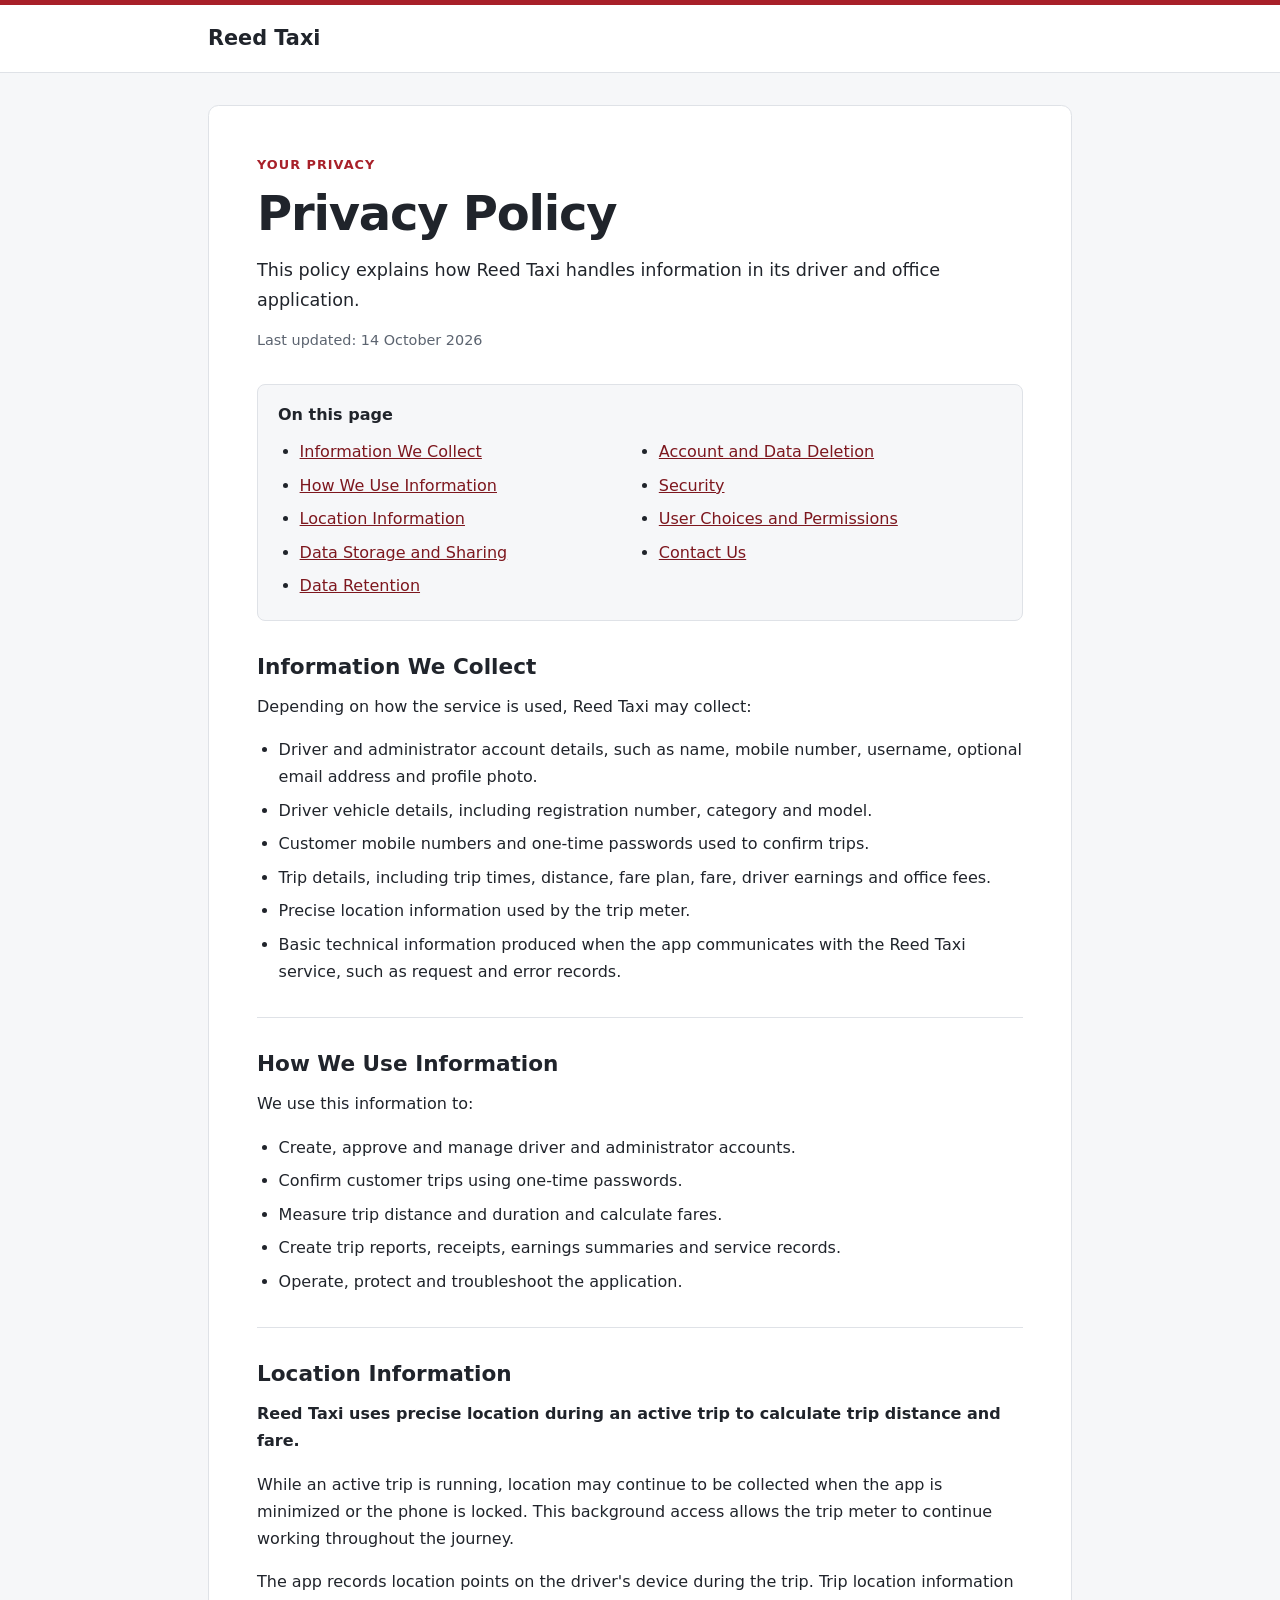
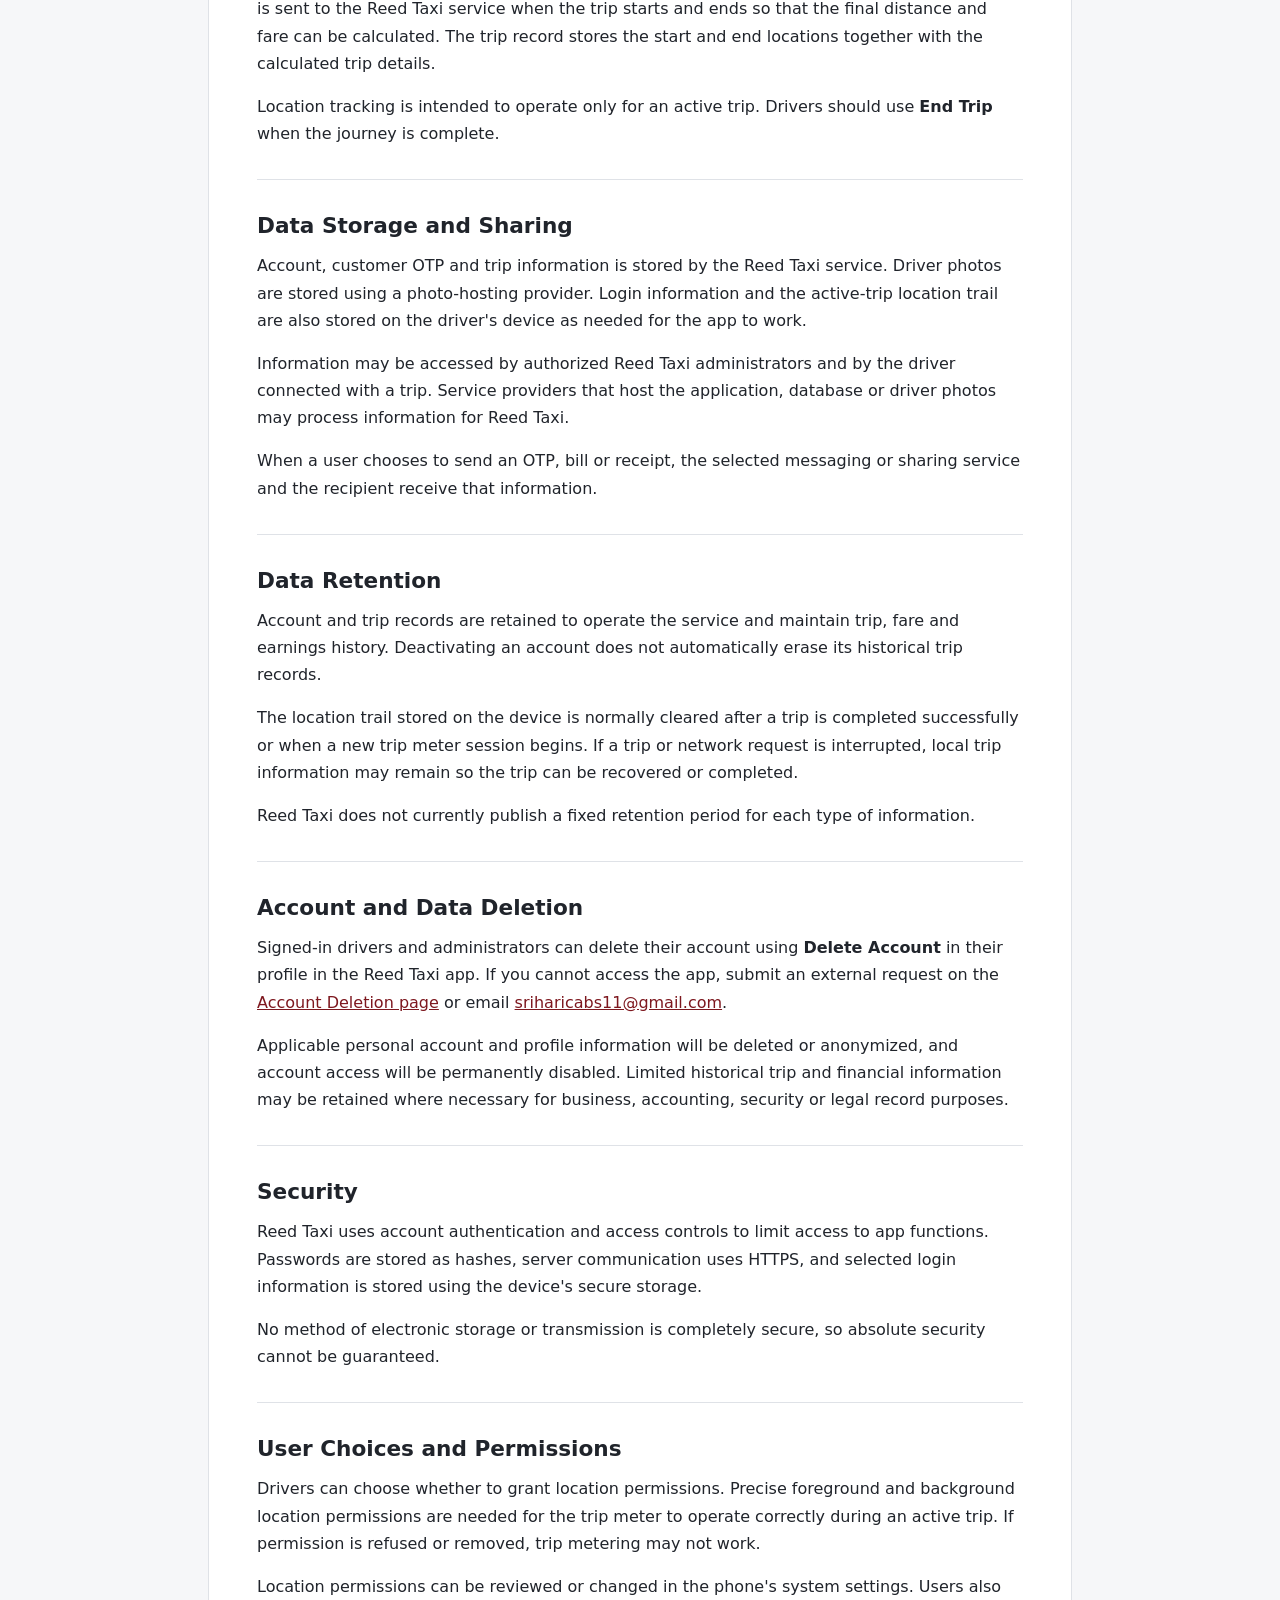
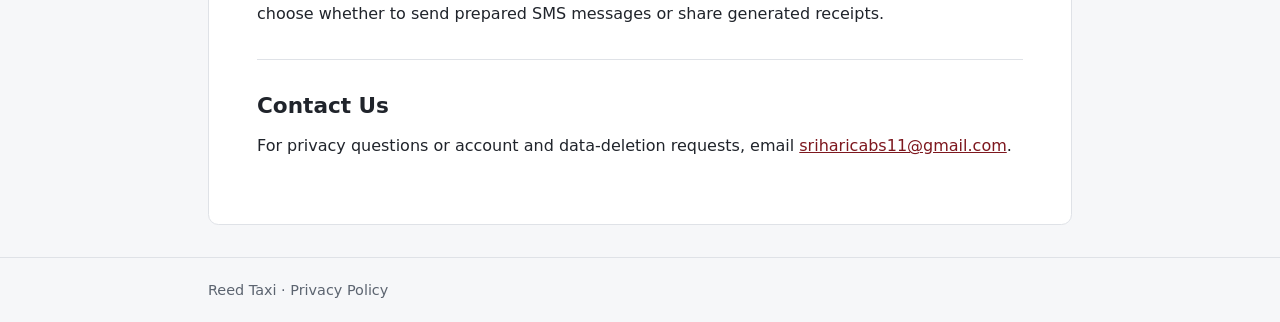
<file: index.html>
<!DOCTYPE html>
<html lang="en">
<head>
  <meta charset="utf-8" />
  <meta name="viewport" content="width=device-width, initial-scale=1" />
  <meta name="description" content="Privacy Policy for the Reed Taxi driver and office application." />
  <title>Privacy Policy | Reed Taxi</title>
  <link rel="stylesheet" href="styles.css" />
</head>
<body>
  <a class="skip-link" href="#main">Skip to content</a>

  <header class="site-header">
    <div class="container">
      <a class="brand" href="index.html">Reed Taxi</a>
    </div>
  </header>

  <main class="container" id="main">
    <article class="policy">
      <header class="policy-header">
        <p class="eyebrow">Your privacy</p>
        <h1>Privacy Policy</h1>
        <p class="intro">This policy explains how Reed Taxi handles information in its driver and office application.</p>
        <p class="updated">Last updated: <time datetime="2026-10-14">14 October 2026</time></p>
      </header>

      <nav class="contents" aria-label="Privacy Policy sections">
        <h2>On this page</h2>
        <ul>
          <li><a href="#information">Information We Collect</a></li>
          <li><a href="#use">How We Use Information</a></li>
          <li><a href="#location">Location Information</a></li>
          <li><a href="#storage">Data Storage and Sharing</a></li>
          <li><a href="#retention">Data Retention</a></li>
          <li><a href="#deletion">Account and Data Deletion</a></li>
          <li><a href="#security">Security</a></li>
          <li><a href="#choices">User Choices and Permissions</a></li>
          <li><a href="#contact">Contact Us</a></li>
        </ul>
      </nav>

      <section id="information">
        <h2>Information We Collect</h2>
        <p>Depending on how the service is used, Reed Taxi may collect:</p>
        <ul>
          <li>Driver and administrator account details, such as name, mobile number, username, optional email address and profile photo.</li>
          <li>Driver vehicle details, including registration number, category and model.</li>
          <li>Customer mobile numbers and one-time passwords used to confirm trips.</li>
          <li>Trip details, including trip times, distance, fare plan, fare, driver earnings and office fees.</li>
          <li>Precise location information used by the trip meter.</li>
          <li>Basic technical information produced when the app communicates with the Reed Taxi service, such as request and error records.</li>
        </ul>
      </section>

      <section id="use">
        <h2>How We Use Information</h2>
        <p>We use this information to:</p>
        <ul>
          <li>Create, approve and manage driver and administrator accounts.</li>
          <li>Confirm customer trips using one-time passwords.</li>
          <li>Measure trip distance and duration and calculate fares.</li>
          <li>Create trip reports, receipts, earnings summaries and service records.</li>
          <li>Operate, protect and troubleshoot the application.</li>
        </ul>
      </section>

      <section id="location">
        <h2>Location Information</h2>
        <p><strong>Reed Taxi uses precise location during an active trip to calculate trip distance and fare.</strong></p>
        <p>While an active trip is running, location may continue to be collected when the app is minimized or the phone is locked. This background access allows the trip meter to continue working throughout the journey.</p>
        <p>The app records location points on the driver's device during the trip. Trip location information is sent to the Reed Taxi service when the trip starts and ends so that the final distance and fare can be calculated. The trip record stores the start and end locations together with the calculated trip details.</p>
        <p>Location tracking is intended to operate only for an active trip. Drivers should use <strong>End Trip</strong> when the journey is complete.</p>
      </section>

      <section id="storage">
        <h2>Data Storage and Sharing</h2>
        <p>Account, customer OTP and trip information is stored by the Reed Taxi service. Driver photos are stored using a photo-hosting provider. Login information and the active-trip location trail are also stored on the driver's device as needed for the app to work.</p>
        <p>Information may be accessed by authorized Reed Taxi administrators and by the driver connected with a trip. Service providers that host the application, database or driver photos may process information for Reed Taxi.</p>
        <p>When a user chooses to send an OTP, bill or receipt, the selected messaging or sharing service and the recipient receive that information.</p>
      </section>

      <section id="retention">
        <h2>Data Retention</h2>
        <p>Account and trip records are retained to operate the service and maintain trip, fare and earnings history. Deactivating an account does not automatically erase its historical trip records.</p>
        <p>The location trail stored on the device is normally cleared after a trip is completed successfully or when a new trip meter session begins. If a trip or network request is interrupted, local trip information may remain so the trip can be recovered or completed.</p>
        <p>Reed Taxi does not currently publish a fixed retention period for each type of information.</p>
      </section>

      <section id="deletion">
        <h2>Account and Data Deletion</h2>
        <p>Signed-in drivers and administrators can delete their account using <strong>Delete Account</strong> in their profile in the Reed Taxi app. If you cannot access the app, submit an external request on the <a href="https://reed-taxi-privacy.pages.dev/delete-account/">Account Deletion page</a> or email <a href="mailto:sriharicabs11@gmail.com">sriharicabs11@gmail.com</a>.</p>
        <p>Applicable personal account and profile information will be deleted or anonymized, and account access will be permanently disabled. Limited historical trip and financial information may be retained where necessary for business, accounting, security or legal record purposes.</p>
      </section>

      <section id="security">
        <h2>Security</h2>
        <p>Reed Taxi uses account authentication and access controls to limit access to app functions. Passwords are stored as hashes, server communication uses HTTPS, and selected login information is stored using the device's secure storage.</p>
        <p>No method of electronic storage or transmission is completely secure, so absolute security cannot be guaranteed.</p>
      </section>

      <section id="choices">
        <h2>User Choices and Permissions</h2>
        <p>Drivers can choose whether to grant location permissions. Precise foreground and background location permissions are needed for the trip meter to operate correctly during an active trip. If permission is refused or removed, trip metering may not work.</p>
        <p>Location permissions can be reviewed or changed in the phone's system settings. Users also choose whether to send prepared SMS messages or share generated receipts.</p>
      </section>

      <section id="contact">
        <h2>Contact Us</h2>
        <p>For privacy questions or account and data-deletion requests, email <a href="mailto:sriharicabs11@gmail.com">sriharicabs11@gmail.com</a>.</p>
      </section>
    </article>
  </main>

  <footer class="site-footer">
    <div class="container">Reed Taxi · Privacy Policy</div>
  </footer>
</body>
</html>
</file>
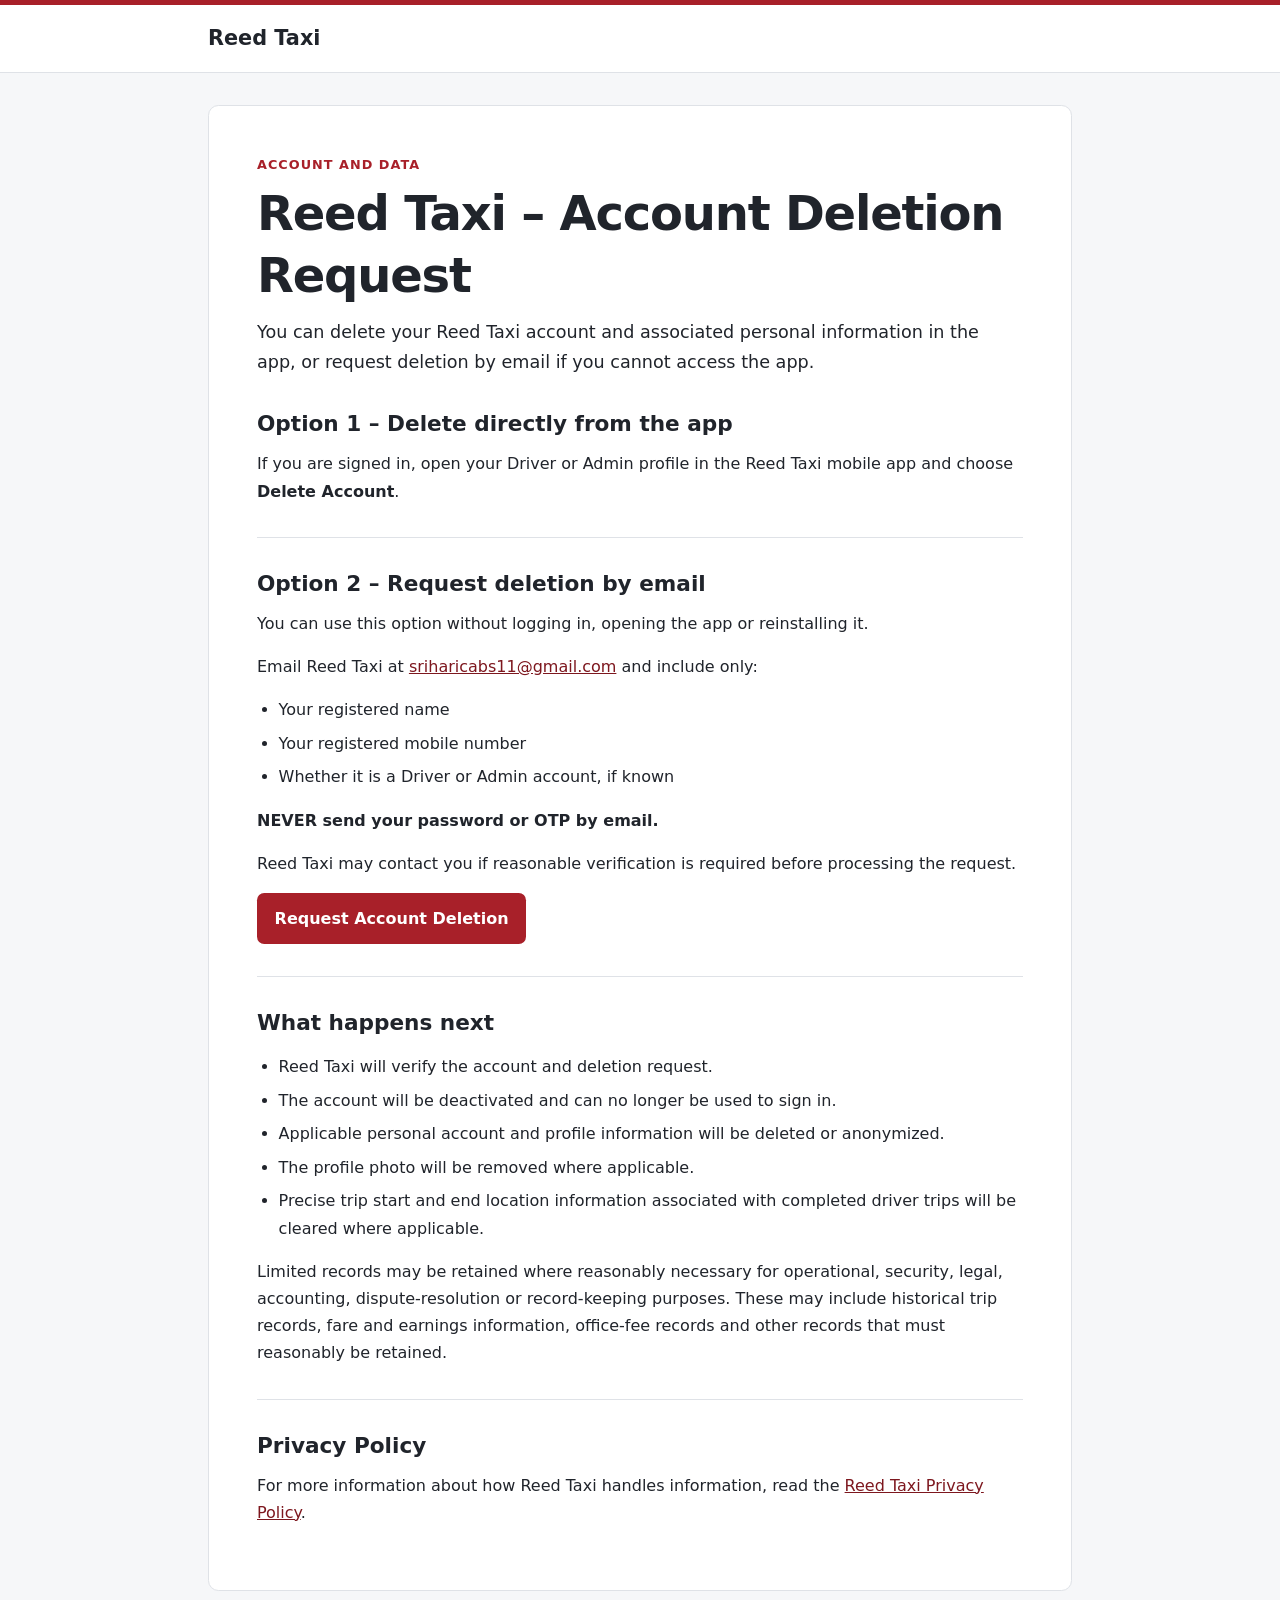
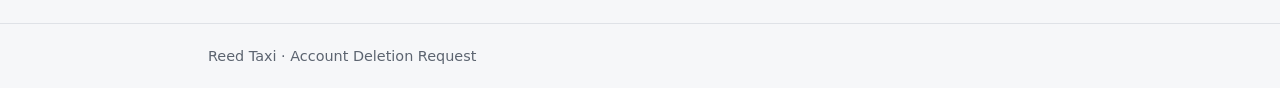
<file: delete-account/index.html>
<!DOCTYPE html>
<html lang="en">
<head>
  <meta charset="utf-8" />
  <meta name="viewport" content="width=device-width, initial-scale=1" />
  <meta name="description" content="How to request deletion of a Reed Taxi account and associated personal data." />
  <title>Account Deletion Request | Reed Taxi</title>
  <link rel="stylesheet" href="../styles.css" />
</head>
<body>
  <a class="skip-link" href="#main">Skip to content</a>

  <header class="site-header">
    <div class="container">
      <a class="brand" href="https://reed-taxi-privacy.pages.dev/">Reed Taxi</a>
    </div>
  </header>

  <main class="container" id="main">
    <article class="policy">
      <header class="policy-header">
        <p class="eyebrow">Account and data</p>
        <h1>Reed Taxi – Account Deletion Request</h1>
        <p class="intro">You can delete your Reed Taxi account and associated personal information in the app, or request deletion by email if you cannot access the app.</p>
      </header>

      <section>
        <h2>Option 1 – Delete directly from the app</h2>
        <p>If you are signed in, open your Driver or Admin profile in the Reed Taxi mobile app and choose <strong>Delete Account</strong>.</p>
      </section>

      <section>
        <h2>Option 2 – Request deletion by email</h2>
        <p>You can use this option without logging in, opening the app or reinstalling it.</p>
        <p>Email Reed Taxi at <a href="mailto:sriharicabs11@gmail.com">sriharicabs11@gmail.com</a> and include only:</p>
        <ul>
          <li>Your registered name</li>
          <li>Your registered mobile number</li>
          <li>Whether it is a Driver or Admin account, if known</li>
        </ul>
        <p><strong>NEVER send your password or OTP by email.</strong></p>
        <p>Reed Taxi may contact you if reasonable verification is required before processing the request.</p>
        <p><a class="button" href="mailto:sriharicabs11@gmail.com">Request Account Deletion</a></p>
      </section>

      <section>
        <h2>What happens next</h2>
        <ul>
          <li>Reed Taxi will verify the account and deletion request.</li>
          <li>The account will be deactivated and can no longer be used to sign in.</li>
          <li>Applicable personal account and profile information will be deleted or anonymized.</li>
          <li>The profile photo will be removed where applicable.</li>
          <li>Precise trip start and end location information associated with completed driver trips will be cleared where applicable.</li>
        </ul>
        <p>Limited records may be retained where reasonably necessary for operational, security, legal, accounting, dispute-resolution or record-keeping purposes. These may include historical trip records, fare and earnings information, office-fee records and other records that must reasonably be retained.</p>
      </section>

      <section>
        <h2>Privacy Policy</h2>
        <p>For more information about how Reed Taxi handles information, read the <a href="https://reed-taxi-privacy.pages.dev/">Reed Taxi Privacy Policy</a>.</p>
      </section>
    </article>
  </main>

  <footer class="site-footer">
    <div class="container">Reed Taxi · Account Deletion Request</div>
  </footer>
</body>
</html>
</file>
<file: styles.css>
:root {
  color-scheme: light;
  --brand: #a82029;
  --brand-dark: #7d171e;
  --text: #20242b;
  --muted: #5c6470;
  --background: #f6f7f9;
  --surface: #ffffff;
  --border: #dfe2e7;
}

* { box-sizing: border-box; }

html { scroll-behavior: smooth; }

body {
  margin: 0;
  background: var(--background);
  color: var(--text);
  font-family: system-ui, -apple-system, BlinkMacSystemFont, "Segoe UI", sans-serif;
  font-size: 1rem;
  line-height: 1.7;
}

a { color: var(--brand-dark); }
a:hover { color: var(--brand); }
a:focus-visible { outline: 3px solid var(--brand); outline-offset: 3px; }

.container {
  width: min(100% - 2rem, 54rem);
  margin-inline: auto;
}

.skip-link {
  position: absolute;
  top: -5rem;
  left: 1rem;
  z-index: 2;
  padding: 0.65rem 1rem;
  background: var(--surface);
}

.skip-link:focus { top: 1rem; }

.site-header {
  border-top: 5px solid var(--brand);
  border-bottom: 1px solid var(--border);
  background: var(--surface);
}

.site-header .container { padding-block: 1rem; }

.brand {
  color: var(--text);
  font-size: 1.3rem;
  font-weight: 750;
  text-decoration: none;
}

.policy {
  margin-block: 2rem;
  padding: clamp(1.25rem, 4vw, 3rem);
  border: 1px solid var(--border);
  border-radius: 0.65rem;
  background: var(--surface);
}

.policy-header { margin-bottom: 2rem; }

.eyebrow {
  margin: 0 0 0.35rem;
  color: var(--brand);
  font-size: 0.8rem;
  font-weight: 700;
  letter-spacing: 0.08em;
  text-transform: uppercase;
}

h1, h2 { line-height: 1.3; }

h1 {
  margin: 0 0 0.75rem;
  font-size: clamp(2rem, 7vw, 3rem);
  letter-spacing: -0.025em;
}

h2 {
  margin: 0 0 0.75rem;
  font-size: 1.35rem;
}

.intro { margin: 0; font-size: 1.1rem; }
.updated { margin: 0.75rem 0 0; color: var(--muted); font-size: 0.9rem; }

.button {
  display: inline-block;
  padding: 0.75rem 1.1rem;
  border-radius: 0.45rem;
  background: var(--brand);
  color: #fff;
  font-weight: 700;
  text-decoration: none;
}

.button:hover { background: var(--brand-dark); color: #fff; }

.contents {
  margin-bottom: 2rem;
  padding: 1.25rem;
  border: 1px solid var(--border);
  border-radius: 0.5rem;
  background: var(--background);
}

.contents h2 { font-size: 1rem; }
.contents ul { columns: 2; margin: 0; }
.contents li { break-inside: avoid; }

section { scroll-margin-top: 1rem; }
section + section { margin-top: 2rem; padding-top: 2rem; border-top: 1px solid var(--border); }
p { margin: 0 0 1rem; }
ul { padding-left: 1.35rem; }
li + li { margin-top: 0.4rem; }

.site-footer {
  padding-block: 1.25rem;
  border-top: 1px solid var(--border);
  color: var(--muted);
  font-size: 0.9rem;
}

@media (max-width: 38rem) {
  .contents ul { columns: 1; }
  .policy { margin-block: 1rem; }
}

@media print {
  body { background: #fff; color: #000; }
  .site-header, .site-footer, .skip-link, .contents, .button { display: none; }
  .container { width: 100%; max-width: none; }
  .policy { margin: 0; padding: 0; border: 0; }
  section + section { break-inside: auto; }
  h2 { break-after: avoid; }
}
</file>
